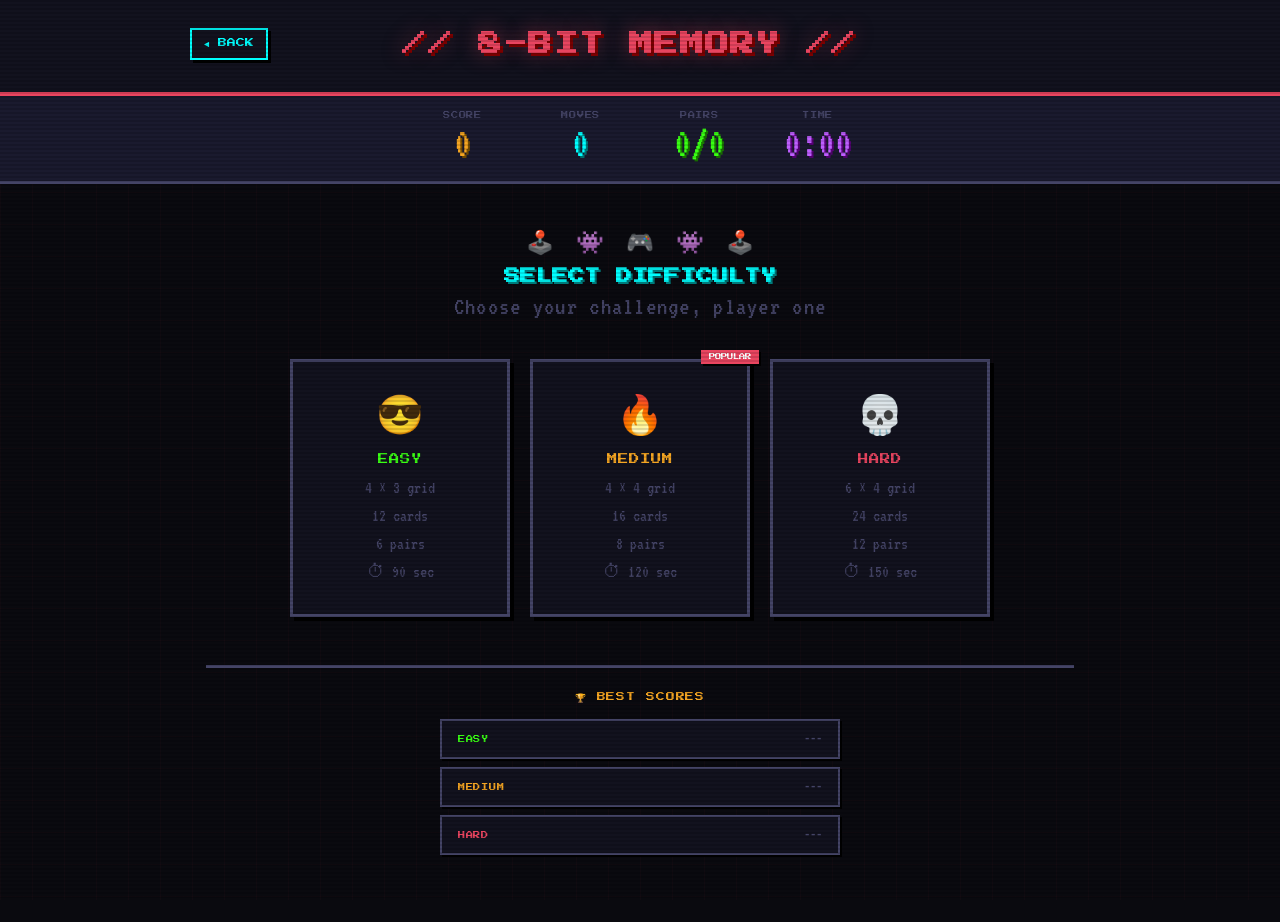
<file: minigame.html>
﻿<!DOCTYPE html>
<html lang="en">
<head>
    <meta charset="UTF-8" />
    <meta name="viewport" content="width=device-width, initial-scale=1.0" />
    <title>8-BIT MEMORY // ETH</title>
    <link rel="icon" type="image/png" href="ETH.png" />
    <link href="https://fonts.googleapis.com/css2?family=Press+Start+2P&family=VT323:wght@400&display=swap" rel="stylesheet" />
    <style>
        /* ── TOKENS ── */
        :root {
            --bg: #0a0a0f;
            --bg2: #12121e;
            --bg3: #1a1a2e;
            --card-back: #16213e;
            --card-front: #0f3460;
            --pixel: #e94560;
            --yellow: #f5a623;
            --green: #39ff14;
            --cyan: #00ffff;
            --purple: #bf5fff;
            --white: #f0f0f0;
            --grey: #444466;
            --font-main: 'Press Start 2P', monospace;
            --font-score: 'VT323', monospace;
            --shadow: 4px 4px 0px #000;
        }

        * {
            box-sizing: border-box;
            margin: 0;
            padding: 0;
        }

        html {
            scroll-behavior: smooth;
        }

        body {
            background: var(--bg);
            color: var(--white);
            font-family: var(--font-main);
            min-height: 100vh;
            overflow-x: hidden;
            image-rendering: pixelated;
        }

            /* scanline overlay */
            body::before {
                content: '';
                position: fixed;
                inset: 0;
                background: repeating-linear-gradient( 0deg, transparent, transparent 2px, rgba(0,0,0,0.12) 2px, rgba(0,0,0,0.12) 4px );
                pointer-events: none;
                z-index: 999;
            }

            /* pixel grid background */
            body::after {
                content: '';
                position: fixed;
                inset: 0;
                background-image: linear-gradient(rgba(233,69,96,0.03) 1px, transparent 1px), linear-gradient(90deg, rgba(233,69,96,0.03) 1px, transparent 1px);
                background-size: 32px 32px;
                pointer-events: none;
                z-index: 0;
            }

        /* ── HEADER ── */
        .header {
            position: relative;
            z-index: 10;
            text-align: center;
            padding: 28px 20px 16px;
            border-bottom: 4px solid var(--pixel);
            background: var(--bg2);
            box-shadow: 0 4px 0 #000;
        }

        .header-top {
            display: flex;
            align-items: center;
            justify-content: space-between;
            max-width: 900px;
            margin: 0 auto 16px;
        }

        .back-btn {
            font-family: var(--font-main);
            font-size: 0.55rem;
            color: var(--cyan);
            background: transparent;
            border: 2px solid var(--cyan);
            padding: 8px 12px;
            cursor: pointer;
            text-decoration: none;
            display: inline-block;
            transition: all 0.1s;
            box-shadow: 3px 3px 0 #000;
        }

            .back-btn:hover {
                background: var(--cyan);
                color: #000;
                transform: translate(-2px, -2px);
                box-shadow: 5px 5px 0 #000;
            }

        .game-title {
            font-size: clamp(0.9rem, 3vw, 1.5rem);
            color: var(--pixel);
            text-shadow: 3px 3px 0 #7a0000, 0 0 20px rgba(233,69,96,0.5);
            letter-spacing: 0.05em;
            animation: titleFlicker 4s infinite;
        }

        @keyframes titleFlicker {
            0%,95%,100% {
                opacity: 1;
            }

            96% {
                opacity: 0.6;
            }

            97% {
                opacity: 1;
            }

            98% {
                opacity: 0.4;
            }
        }

        .header-spacer {
            width: 100px;
        }

        /* ── SCOREBOARD ── */
        .scoreboard {
            position: relative;
            z-index: 10;
            display: flex;
            justify-content: center;
            gap: clamp(12px, 3vw, 40px);
            flex-wrap: wrap;
            padding: 16px 20px;
            background: var(--bg3);
            border-bottom: 3px solid var(--grey);
        }

        .score-box {
            text-align: center;
            min-width: 80px;
        }

        .score-label {
            font-size: 0.45rem;
            color: var(--grey);
            display: block;
            margin-bottom: 4px;
            letter-spacing: 0.1em;
        }

        .score-value {
            font-family: var(--font-score);
            font-size: clamp(1.8rem, 4vw, 2.6rem);
            color: var(--yellow);
            text-shadow: 2px 2px 0 #7a5000;
            line-height: 1;
        }

            .score-value.green {
                color: var(--green);
                text-shadow: 2px 2px 0 #1a7a00;
            }

            .score-value.cyan {
                color: var(--cyan);
                text-shadow: 2px 2px 0 #007a7a;
            }

            .score-value.purple {
                color: var(--purple);
                text-shadow: 2px 2px 0 #5a007a;
            }

        /* ── MAIN AREA ── */
        .main {
            position: relative;
            z-index: 10;
            max-width: 900px;
            margin: 0 auto;
            padding: 24px 16px 48px;
        }

        /* ── DIFFICULTY SCREEN ── */
        #diffScreen {
            text-align: center;
            padding: 20px 0;
        }

        .diff-title {
            font-size: clamp(0.7rem, 2vw, 1rem);
            color: var(--cyan);
            margin-bottom: 10px;
            text-shadow: 2px 2px 0 #007a7a;
        }

        .diff-subtitle {
            font-family: var(--font-score);
            font-size: clamp(1.1rem, 3vw, 1.6rem);
            color: var(--grey);
            margin-bottom: 40px;
            letter-spacing: 0.05em;
        }

        .diff-cards {
            display: flex;
            gap: 20px;
            justify-content: center;
            flex-wrap: wrap;
            margin-bottom: 48px;
        }

        .diff-card {
            background: var(--bg2);
            border: 3px solid var(--grey);
            padding: 28px 24px;
            width: 220px;
            cursor: pointer;
            transition: all 0.15s;
            box-shadow: 4px 4px 0 #000;
            text-align: center;
            position: relative;
        }

            .diff-card:hover {
                transform: translate(-3px, -3px);
                box-shadow: 7px 7px 0 #000;
            }

            .diff-card.easy:hover {
                border-color: var(--green);
            }

            .diff-card.medium:hover {
                border-color: var(--yellow);
            }

            .diff-card.hard:hover {
                border-color: var(--pixel);
            }

            .diff-card .diff-icon {
                font-size: 2.4rem;
                display: block;
                margin-bottom: 16px;
            }

            .diff-card .diff-name {
                font-size: 0.65rem;
                margin-bottom: 10px;
                letter-spacing: 0.1em;
            }

            .diff-card.easy .diff-name {
                color: var(--green);
            }

            .diff-card.medium .diff-name {
                color: var(--yellow);
            }

            .diff-card.hard .diff-name {
                color: var(--pixel);
            }

            .diff-card .diff-info {
                font-family: var(--font-score);
                font-size: 1.1rem;
                color: var(--grey);
                line-height: 1.6;
            }

            .diff-card .diff-badge {
                position: absolute;
                top: -12px;
                right: -12px;
                background: var(--pixel);
                color: #fff;
                font-size: 0.4rem;
                padding: 4px 8px;
                box-shadow: 2px 2px 0 #000;
            }

        .pixel-art-row {
            display: flex;
            justify-content: center;
            gap: 8px;
            margin-bottom: 12px;
            font-size: 1.4rem;
        }

        /* ── GAME SCREEN ── */
        #gameScreen {
            display: none;
        }

        .game-top-bar {
            display: flex;
            align-items: center;
            justify-content: space-between;
            margin-bottom: 20px;
            flex-wrap: wrap;
            gap: 12px;
        }

        .diff-indicator {
            font-size: 0.5rem;
            padding: 6px 14px;
            border: 2px solid var(--grey);
            color: var(--grey);
            letter-spacing: 0.1em;
        }

            .diff-indicator.easy {
                border-color: var(--green);
                color: var(--green);
            }

            .diff-indicator.medium {
                border-color: var(--yellow);
                color: var(--yellow);
            }

            .diff-indicator.hard {
                border-color: var(--pixel);
                color: var(--pixel);
            }

        .game-btns {
            display: flex;
            gap: 10px;
        }

        .pixel-btn {
            font-family: var(--font-main);
            font-size: 0.45rem;
            padding: 8px 14px;
            cursor: pointer;
            border: 2px solid;
            box-shadow: 3px 3px 0 #000;
            transition: all 0.1s;
            letter-spacing: 0.05em;
        }

            .pixel-btn:hover {
                transform: translate(-2px, -2px);
                box-shadow: 5px 5px 0 #000;
            }

            .pixel-btn.red {
                color: var(--pixel);
                border-color: var(--pixel);
                background: transparent;
            }

                .pixel-btn.red:hover {
                    background: var(--pixel);
                    color: #000;
                }

            .pixel-btn.grey {
                color: var(--grey);
                border-color: var(--grey);
                background: transparent;
            }

                .pixel-btn.grey:hover {
                    background: var(--grey);
                    color: #000;
                }

        /* ── CARD GRID ── */
        .card-grid {
            display: grid;
            gap: clamp(6px, 1.5vw, 12px);
            justify-content: center;
            margin: 0 auto;
        }
        /* columns set by JS via style */

        .card {
            aspect-ratio: 1;
            width: 100%;
            cursor: pointer;
            perspective: 600px;
            max-width: 110px;
        }

        .card-inner {
            width: 100%;
            height: 100%;
            position: relative;
            transform-style: preserve-3d;
            transition: transform 0.4s cubic-bezier(0.4,0,0.2,1);
        }

        .card.flipped .card-inner,
        .card.matched .card-inner {
            transform: rotateY(180deg);
        }

        .card-face {
            position: absolute;
            inset: 0;
            backface-visibility: hidden;
            display: flex;
            align-items: center;
            justify-content: center;
            border: 3px solid;
            box-shadow: 4px 4px 0 #000;
            font-size: clamp(1.4rem, 4vw, 2.4rem);
            user-select: none;
        }

        .card-back {
            background: var(--card-back);
            border-color: var(--grey);
            font-size: clamp(1rem, 3vw, 1.6rem);
            color: var(--grey);
            flex-direction: column;
            gap: 4px;
        }

        .card-back-pattern {
            display: grid;
            grid-template-columns: repeat(3,1fr);
            gap: 3px;
            opacity: 0.4;
        }

            .card-back-pattern span {
                width: clamp(6px,1.2vw,10px);
                height: clamp(6px,1.2vw,10px);
                background: var(--pixel);
                display: block;
            }

                .card-back-pattern span:nth-child(2n) {
                    background: var(--yellow);
                }

                .card-back-pattern span:nth-child(3n) {
                    background: var(--cyan);
                }

        .card-front {
            background: var(--card-front);
            border-color: var(--cyan);
            transform: rotateY(180deg);
            flex-direction: column;
            gap: 4px;
        }

        .card.matched .card-face.card-front {
            background: #0a2a0a;
            border-color: var(--green);
            box-shadow: 4px 4px 0 #000, 0 0 12px rgba(57,255,20,0.4);
        }

        .card-label {
            font-family: var(--font-score);
            font-size: clamp(0.55rem, 1.5vw, 0.75rem);
            color: var(--cyan);
            letter-spacing: 0.05em;
            text-align: center;
            line-height: 1.2;
        }

        .card.matched .card-label {
            color: var(--green);
        }

        /* ── WIN SCREEN ── */
        #winScreen {
            display: none;
            text-align: center;
            padding: 20px 0;
            animation: fadeIn 0.5s ease;
        }

        @keyframes fadeIn {
            from {
                opacity: 0;
                transform: scale(0.9);
            }

            to {
                opacity: 1;
                transform: scale(1);
            }
        }

        .win-title {
            font-size: clamp(1rem, 3.5vw, 1.8rem);
            color: var(--yellow);
            text-shadow: 4px 4px 0 #7a5000, 0 0 30px rgba(245,166,35,0.6);
            margin-bottom: 8px;
            animation: winPulse 0.8s infinite alternate;
        }

        @keyframes winPulse {
            from {
                text-shadow: 4px 4px 0 #7a5000, 0 0 20px rgba(245,166,35,0.4);
            }

            to {
                text-shadow: 4px 4px 0 #7a5000, 0 0 40px rgba(245,166,35,0.9);
            }
        }

        .win-sub {
            font-family: var(--font-score);
            font-size: clamp(1.2rem, 3vw, 1.8rem);
            color: var(--grey);
            margin-bottom: 36px;
        }

        .win-stats {
            display: flex;
            justify-content: center;
            gap: 24px;
            flex-wrap: wrap;
            margin-bottom: 40px;
        }

        .win-stat {
            background: var(--bg2);
            border: 3px solid var(--grey);
            padding: 20px 28px;
            box-shadow: 4px 4px 0 #000;
            min-width: 120px;
        }

        .win-stat-val {
            font-family: var(--font-score);
            font-size: 2.4rem;
            color: var(--yellow);
            display: block;
            margin-bottom: 6px;
        }

        .win-stat-lbl {
            font-size: 0.42rem;
            color: var(--grey);
            letter-spacing: 0.1em;
        }

        .win-stars {
            font-size: 2rem;
            margin-bottom: 32px;
            letter-spacing: 8px;
        }

        .win-actions {
            display: flex;
            gap: 16px;
            justify-content: center;
            flex-wrap: wrap;
        }

        .pixel-btn-lg {
            font-family: var(--font-main);
            font-size: 0.55rem;
            padding: 14px 24px;
            cursor: pointer;
            border: 3px solid;
            box-shadow: 5px 5px 0 #000;
            transition: all 0.1s;
            letter-spacing: 0.05em;
        }

            .pixel-btn-lg:hover {
                transform: translate(-3px, -3px);
                box-shadow: 8px 8px 0 #000;
            }

            .pixel-btn-lg.green {
                color: var(--green);
                border-color: var(--green);
                background: transparent;
            }

                .pixel-btn-lg.green:hover {
                    background: var(--green);
                    color: #000;
                }

            .pixel-btn-lg.yellow {
                color: var(--yellow);
                border-color: var(--yellow);
                background: transparent;
            }

                .pixel-btn-lg.yellow:hover {
                    background: var(--yellow);
                    color: #000;
                }

        .confetti-row {
            font-size: 1.6rem;
            margin-bottom: 24px;
            animation: confettiBounce 1s infinite alternate;
            letter-spacing: 4px;
        }

        @keyframes confettiBounce {
            from {
                transform: translateY(0);
            }

            to {
                transform: translateY(-8px);
            }
        }

        /* ── TIMER BAR ── */
        .timer-bar-wrap {
            margin-bottom: 16px;
            background: var(--bg3);
            border: 2px solid var(--grey);
            height: 10px;
            position: relative;
            box-shadow: inset 2px 2px 0 #000;
        }

        .timer-bar {
            height: 100%;
            background: var(--green);
            transition: width 1s linear, background 0.5s;
            box-shadow: 0 0 8px currentColor;
        }

            .timer-bar.warn {
                background: var(--yellow);
            }

            .timer-bar.danger {
                background: var(--pixel);
            }

        /* ── BEST SCORES ── */
        .best-scores {
            margin-top: 40px;
            border-top: 3px solid var(--grey);
            padding-top: 24px;
        }

        .best-title {
            font-size: 0.55rem;
            color: var(--yellow);
            margin-bottom: 16px;
            text-align: center;
            letter-spacing: 0.1em;
        }

        .best-table {
            display: flex;
            flex-direction: column;
            gap: 8px;
            max-width: 400px;
            margin: 0 auto;
        }

        .best-row {
            display: flex;
            justify-content: space-between;
            align-items: center;
            background: var(--bg2);
            border: 2px solid var(--grey);
            padding: 10px 16px;
            box-shadow: 2px 2px 0 #000;
        }

        .best-diff {
            font-size: 0.45rem;
            letter-spacing: 0.1em;
        }

            .best-diff.easy {
                color: var(--green);
            }

            .best-diff.medium {
                color: var(--yellow);
            }

            .best-diff.hard {
                color: var(--pixel);
            }

        .best-val {
            font-family: var(--font-score);
            font-size: 1.4rem;
            color: var(--cyan);
        }

            .best-val.none {
                color: var(--grey);
                font-size: 1rem;
            }

        /* ── PAUSE OVERLAY ── */
        #pauseOverlay {
            display: none;
            position: fixed;
            inset: 0;
            background: rgba(0,0,0,0.85);
            z-index: 500;
            align-items: center;
            justify-content: center;
            flex-direction: column;
            gap: 24px;
        }

            #pauseOverlay.show {
                display: flex;
            }

        .pause-title {
            font-size: clamp(1rem, 4vw, 2rem);
            color: var(--cyan);
            text-shadow: 4px 4px 0 #007a7a;
            animation: blink 1s step-end infinite;
        }

        @keyframes blink {
            50% {
                opacity: 0;
            }
        }

        /* ── RESPONSIVE ── */
        @media (max-width: 480px) {
            .diff-card {
                width: 160px;
                padding: 20px 16px;
            }

            .header-spacer {
                display: none;
            }
        }
    </style>
</head>
<body>

    <!-- PAUSE OVERLAY -->
    <div id="pauseOverlay">
        <div class="pause-title">// PAUSED //</div>
        <button class="pixel-btn-lg yellow" onclick="togglePause()">▶ RESUME</button>
        <button class="pixel-btn-lg green" onclick="goHome()">⌂ MENU</button>
    </div>

    <!-- HEADER -->
    <header class="header">
        <div class="header-top">
            <a href="index.html" class="back-btn">◄ BACK</a>
            <h1 class="game-title">// 8-BIT MEMORY //</h1>
            <div class="header-spacer"></div>
        </div>
    </header>

    <!-- SCOREBOARD -->
    <div class="scoreboard">
        <div class="score-box">
            <span class="score-label">SCORE</span>
            <span class="score-value yellow" id="scoreDisplay">0</span>
        </div>
        <div class="score-box">
            <span class="score-label">MOVES</span>
            <span class="score-value cyan" id="movesDisplay">0</span>
        </div>
        <div class="score-box">
            <span class="score-label">PAIRS</span>
            <span class="score-value green" id="pairsDisplay">0/0</span>
        </div>
        <div class="score-box">
            <span class="score-label">TIME</span>
            <span class="score-value purple" id="timeDisplay">0:00</span>
        </div>
    </div>

    <!-- MAIN -->
    <main class="main">

        <!-- DIFFICULTY SCREEN -->
        <div id="diffScreen">
            <div class="pixel-art-row">🕹️ 👾 🎮 👾 🕹️</div>
            <h2 class="diff-title">SELECT DIFFICULTY</h2>
            <p class="diff-subtitle">Choose your challenge, player one</p>

            <div class="diff-cards">
                <div class="diff-card easy" onclick="startGame('easy')">
                    <span class="diff-icon">😎</span>
                    <div class="diff-name">EASY</div>
                    <div class="diff-info">4 × 3 grid<br />12 cards<br />6 pairs<br />⏱ 90 sec</div>
                </div>
                <div class="diff-card medium" onclick="startGame('medium')">
                    <div class="diff-badge">POPULAR</div>
                    <span class="diff-icon">🔥</span>
                    <div class="diff-name">MEDIUM</div>
                    <div class="diff-info">4 × 4 grid<br />16 cards<br />8 pairs<br />⏱ 120 sec</div>
                </div>
                <div class="diff-card hard" onclick="startGame('hard')">
                    <span class="diff-icon">💀</span>
                    <div class="diff-name">HARD</div>
                    <div class="diff-info">6 × 4 grid<br />24 cards<br />12 pairs<br />⏱ 150 sec</div>
                </div>
            </div>

            <!-- BEST SCORES -->
            <div class="best-scores">
                <div class="best-title">🏆 BEST SCORES</div>
                <div class="best-table">
                    <div class="best-row">
                        <span class="best-diff easy">EASY</span>
                        <span class="best-val" id="bestEasy">---</span>
                    </div>
                    <div class="best-row">
                        <span class="best-diff medium">MEDIUM</span>
                        <span class="best-val" id="bestMedium">---</span>
                    </div>
                    <div class="best-row">
                        <span class="best-diff hard">HARD</span>
                        <span class="best-val" id="bestHard">---</span>
                    </div>
                </div>
            </div>
        </div>

        <!-- GAME SCREEN -->
        <div id="gameScreen">
            <div class="game-top-bar">
                <div class="diff-indicator" id="diffIndicator">EASY</div>
                <div class="game-btns">
                    <button class="pixel-btn grey" onclick="togglePause()">⏸ PAUSE</button>
                    <button class="pixel-btn red" onclick="goHome()">✕ QUIT</button>
                </div>
            </div>
            <div class="timer-bar-wrap">
                <div class="timer-bar" id="timerBar"></div>
            </div>
            <div class="card-grid" id="cardGrid"></div>
        </div>

        <!-- WIN SCREEN -->
        <div id="winScreen">
            <div class="confetti-row">🎉 ⭐ 🏆 ⭐ 🎉</div>
            <h2 class="win-title">YOU WIN!</h2>
            <p class="win-sub">Mission complete, player one</p>
            <div class="win-stars" id="winStars">⭐⭐⭐</div>
            <div class="win-stats">
                <div class="win-stat">
                    <span class="win-stat-val" id="winScore">0</span>
                    <span class="win-stat-lbl">FINAL SCORE</span>
                </div>
                <div class="win-stat">
                    <span class="win-stat-val" id="winMoves">0</span>
                    <span class="win-stat-lbl">TOTAL MOVES</span>
                </div>
                <div class="win-stat">
                    <span class="win-stat-val" id="winTime">0:00</span>
                    <span class="win-stat-lbl">TIME TAKEN</span>
                </div>
            </div>
            <div class="win-actions">
                <button class="pixel-btn-lg green" onclick="startGame(currentDiff)">↺ PLAY AGAIN</button>
                <button class="pixel-btn-lg yellow" onclick="goHome()">⌂ MENU</button>
            </div>
        </div>

    </main>

    <script>
/* ═══════════════════════════════════════════
   8-BIT MEMORY CARD FLIP — GAME LOGIC
═══════════════════════════════════════════ */

// card emojis with labels
const CARD_POOL = [
  { emoji: '👾', label: 'ALIEN'    },
  { emoji: '🕹️', label: 'JOYSTICK' },
  { emoji: '🎮', label: 'GAMEPAD'  },
  { emoji: '💾', label: 'FLOPPY'   },
  { emoji: '🖥️', label: 'MONITOR'  },
  { emoji: '👻', label: 'GHOST'    },
  { emoji: '🍄', label: 'MUSHROOM' },
  { emoji: '⭐', label: 'STAR'     },
  { emoji: '💣', label: 'BOMB'     },
  { emoji: '🔫', label: 'BLASTER'  },
  { emoji: '🛸', label: 'UFO'      },
  { emoji: '🤖', label: 'ROBOT'    },
];

const DIFFICULTY = {
  easy:   { cols: 4, pairs: 6,  time: 90,  label: 'EASY'   },
  medium: { cols: 4, pairs: 8,  time: 120, label: 'MEDIUM' },
  hard:   { cols: 6, pairs: 12, time: 150, label: 'HARD'   },
};

// state
let currentDiff   = 'easy';
let cards         = [];
let flipped       = [];
let matched       = 0;
let moves         = 0;
let score         = 0;
let lockBoard     = false;
let timerInterval = null;
let timeLeft      = 90;
let maxTime       = 90;
let paused        = false;
let gameActive    = false;
let bestScores    = { easy: null, medium: null, hard: null };

/* ── UTILS ── */
function shuffle(arr) {
  for (let i = arr.length - 1; i > 0; i--) {
    const j = Math.floor(Math.random() * (i + 1));
    [arr[i], arr[j]] = [arr[j], arr[i]];
  }
  return arr;
}
function formatTime(sec) {
  const m = Math.floor(sec / 60);
  const s = sec % 60;
  return `${m}:${s.toString().padStart(2,'0')}`;
}

/* ── SCREEN HELPERS ── */
function showScreen(id) {
  document.getElementById('diffScreen').style.display  = id === 'diff'  ? 'block' : 'none';
  document.getElementById('gameScreen').style.display  = id === 'game'  ? 'block' : 'none';
  document.getElementById('winScreen').style.display   = id === 'win'   ? 'block' : 'none';
}

/* ── START GAME ── */
function startGame(diff) {
  currentDiff  = diff;
  const cfg    = DIFFICULTY[diff];
  moves        = 0;
  score        = 0;
  matched      = 0;
  flipped      = [];
  lockBoard    = false;
  paused       = false;
  gameActive   = true;
  timeLeft     = cfg.time;
  maxTime      = cfg.time;

  updateHUD();
  document.getElementById('pairsDisplay').textContent = `0/${cfg.pairs}`;

  // difficulty indicator
  const ind = document.getElementById('diffIndicator');
  ind.textContent  = cfg.label;
  ind.className    = `diff-indicator ${diff}`;

  // build card deck
  const pool = shuffle([...CARD_POOL]).slice(0, cfg.pairs);
  cards = shuffle([...pool, ...pool].map((c, i) => ({ ...c, id: i })));

  // render grid
  const grid = document.getElementById('cardGrid');
  grid.style.gridTemplateColumns = `repeat(${cfg.cols}, 1fr)`;

  // responsive max width
  const cardSize = Math.min(110, Math.floor((Math.min(window.innerWidth, 900) - 32 - (cfg.cols - 1) * 12) / cfg.cols));
  grid.style.maxWidth = (cardSize * cfg.cols + (cfg.cols - 1) * 12) + 'px';

  grid.innerHTML = '';
  cards.forEach((card, idx) => {
    const el = document.createElement('div');
    el.className   = 'card';
    el.dataset.idx = idx;
    el.innerHTML   = `
      <div class="card-inner">
        <div class="card-face card-back">
          <div class="card-back-pattern">
            ${Array(9).fill('<span></span>').join('')}
          </div>
        </div>
        <div class="card-face card-front">
          <span>${card.emoji}</span>
          <span class="card-label">${card.label}</span>
        </div>
      </div>`;
    el.addEventListener('click', () => onCardClick(el, idx));
    grid.appendChild(el);
  });

  // start timer
  clearInterval(timerInterval);
  updateTimerBar();
  timerInterval = setInterval(tick, 1000);

  showScreen('game');
}

/* ── TIMER ── */
function tick() {
  if (paused || !gameActive) return;
  timeLeft--;
  updateTimerBar();
  document.getElementById('timeDisplay').textContent = formatTime(timeLeft);
  if (timeLeft <= 0) gameOver();
}
function updateTimerBar() {
  const bar = document.getElementById('timerBar');
  const pct = (timeLeft / maxTime) * 100;
  bar.style.width = pct + '%';
  bar.className   = 'timer-bar' + (pct < 25 ? ' danger' : pct < 50 ? ' warn' : '');
}

/* ── CARD CLICK ── */
function onCardClick(el, idx) {
  if (lockBoard || paused || !gameActive) return;
  if (el.classList.contains('flipped') || el.classList.contains('matched')) return;
  if (flipped.length === 2) return;

  el.classList.add('flipped');
  flipped.push({ el, idx });

  if (flipped.length === 2) {
    moves++;
    document.getElementById('movesDisplay').textContent = moves;
    lockBoard = true;
    checkMatch();
  }
}

function checkMatch() {
  const [a, b] = flipped;
  const isMatch = cards[a.idx].emoji === cards[b.idx].emoji;

  if (isMatch) {
    const pts = Math.max(10, Math.floor((timeLeft / maxTime) * 100));
    score += pts;
    matched++;
    a.el.classList.add('matched');
    b.el.classList.add('matched');
    flipped   = [];
    lockBoard = false;
    updateHUD();
    const cfg = DIFFICULTY[currentDiff];
    document.getElementById('pairsDisplay').textContent = `${matched}/${cfg.pairs}`;
    if (matched === cfg.pairs) setTimeout(winGame, 400);
  } else {
    score = Math.max(0, score - 2);
    updateHUD();
    setTimeout(() => {
      a.el.classList.remove('flipped');
      b.el.classList.remove('flipped');
      flipped   = [];
      lockBoard = false;
    }, 900);
  }
}

function updateHUD() {
  document.getElementById('scoreDisplay').textContent = score;
  document.getElementById('movesDisplay').textContent = moves;
  document.getElementById('timeDisplay').textContent  = formatTime(timeLeft);
}

/* ── WIN ── */
function winGame() {
  gameActive = false;
  clearInterval(timerInterval);

  // star rating
  const cfg     = DIFFICULTY[currentDiff];
  const perfect = cfg.pairs;
  const ratio   = perfect / moves;
  const stars   = ratio >= 0.9 ? '⭐⭐⭐' : ratio >= 0.65 ? '⭐⭐' : '⭐';

  // bonus for time left
  const timeBonus = timeLeft * 2;
  const finalScore = score + timeBonus;

  // best score
  if (!bestScores[currentDiff] || finalScore > bestScores[currentDiff]) {
    bestScores[currentDiff] = finalScore;
  }

  document.getElementById('winScore').textContent = finalScore;
  document.getElementById('winMoves').textContent = moves;
  document.getElementById('winTime').textContent  = formatTime(maxTime - timeLeft);
  document.getElementById('winStars').textContent = stars;

  showScreen('win');
}

/* ── GAME OVER (time up) ── */
function gameOver() {
  gameActive = false;
  clearInterval(timerInterval);
  lockBoard = true;

  // flash all unmatched cards red briefly then show diff screen
  document.querySelectorAll('.card:not(.matched)').forEach(c => {
    c.style.filter = 'brightness(0.3) sepia(1) hue-rotate(300deg)';
  });
  setTimeout(() => {
    alert('⏱ TIME UP! GAME OVER\n\nScore: ' + score + '\nMatched: ' + matched + '/' + DIFFICULTY[currentDiff].pairs);
    goHome();
  }, 600);
}

/* ── PAUSE ── */
function togglePause() {
  paused = !paused;
  const overlay = document.getElementById('pauseOverlay');
  overlay.classList.toggle('show', paused);
}

/* ── HOME ── */
function goHome() {
  gameActive = false;
  paused     = false;
  clearInterval(timerInterval);
  document.getElementById('pauseOverlay').classList.remove('show');
  updateBestScoreDisplay();
  showScreen('diff');
}

/* ── BEST SCORES DISPLAY ── */
function updateBestScoreDisplay() {
  ['easy','medium','hard'].forEach(d => {
    const el = document.getElementById('best' + d.charAt(0).toUpperCase() + d.slice(1));
    if (bestScores[d] !== null) {
      el.textContent = bestScores[d] + ' PTS';
      el.classList.remove('none');
    } else {
      el.textContent = '---';
      el.classList.add('none');
    }
  });
}

/* ── INIT ── */
showScreen('diff');
updateBestScoreDisplay();
    </script>
</body>
</html>
</file>
